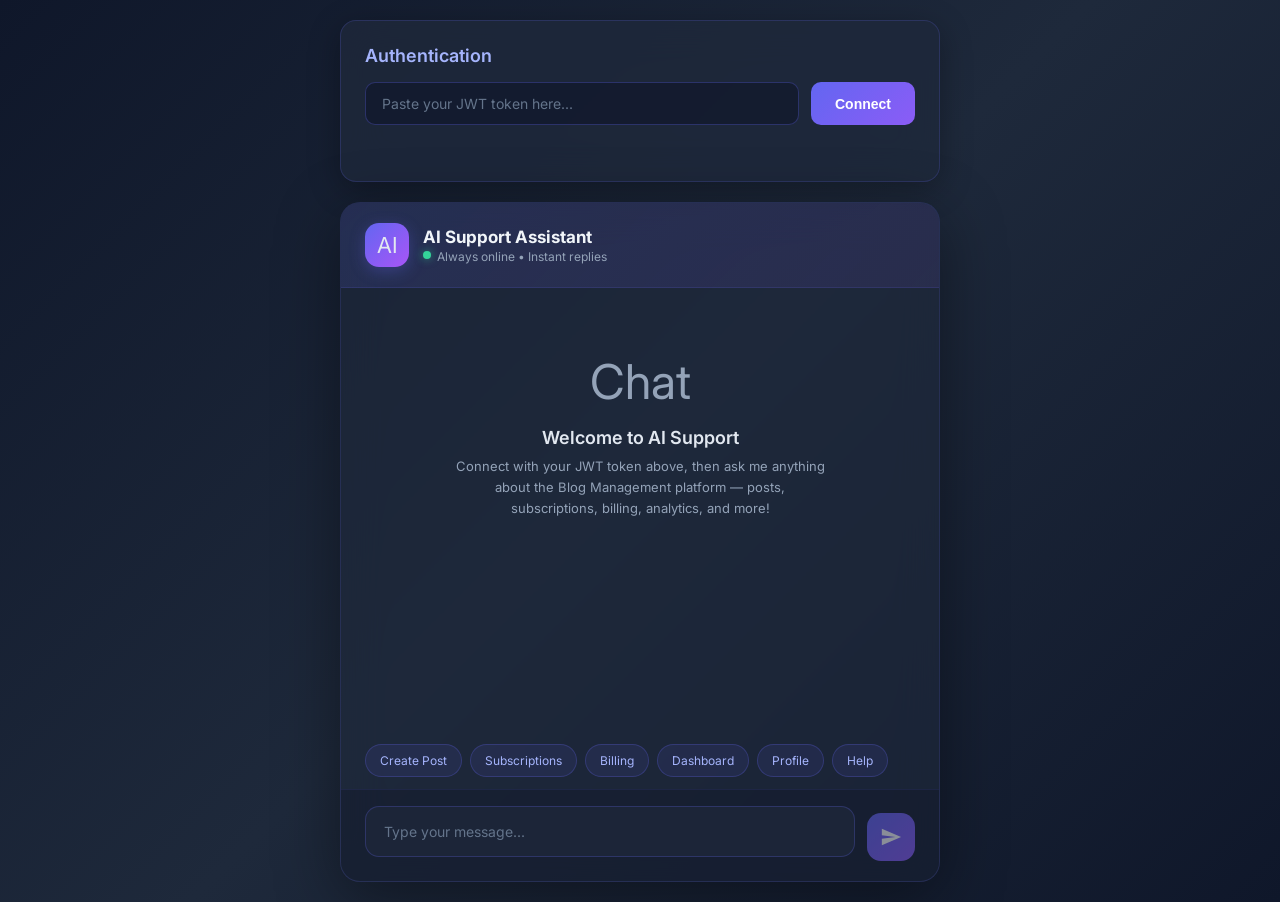
<file: fastapi_app/templates/chat.html>
<!DOCTYPE html>
<html lang="en">
<head>
    <meta charset="UTF-8" />
    <meta name="viewport" content="width=device-width, initial-scale=1.0" />
    <title>AI Support Chat — Blog Management</title>
    <meta name="description" content="AI-powered support assistant for the Blog Management platform. Get instant help with posts, subscriptions, billing, and more." />
    <link rel="preconnect" href="https://fonts.googleapis.com" />
    <link rel="preconnect" href="https://fonts.gstatic.com" crossorigin />
    <link href="https://fonts.googleapis.com/css2?family=Inter:wght@400;500;600;700&display=swap" rel="stylesheet" />
    <style>
        /* ── Reset & Base ─────────────────────────────────────── */
        *, *::before, *::after { margin: 0; padding: 0; box-sizing: border-box; }

        body {
            font-family: 'Inter', 'Segoe UI', Tahoma, Geneva, Verdana, sans-serif;
            background: linear-gradient(135deg, #0f172a 0%, #1e293b 50%, #0f172a 100%);
            min-height: 100vh;
            color: #e2e8f0;
            display: flex;
            flex-direction: column;
            align-items: center;
            padding: 20px;
        }

        /* ── Auth Section ─────────────────────────────────────── */
        .auth-section {
            width: 100%;
            max-width: 600px;
            margin-bottom: 20px;
        }

        .auth-card {
            background: rgba(30, 41, 59, 0.8);
            backdrop-filter: blur(20px);
            border: 1px solid rgba(99, 102, 241, 0.2);
            border-radius: 16px;
            padding: 24px;
            box-shadow: 0 8px 32px rgba(0, 0, 0, 0.3);
        }

        .auth-card h2 {
            font-size: 18px;
            font-weight: 600;
            color: #a5b4fc;
            margin-bottom: 16px;
            display: flex;
            align-items: center;
            gap: 8px;
        }

        .auth-row {
            display: flex;
            gap: 12px;
        }

        .auth-row input {
            flex: 1;
            padding: 12px 16px;
            background: rgba(15, 23, 42, 0.6);
            border: 1px solid rgba(99, 102, 241, 0.3);
            border-radius: 10px;
            color: #e2e8f0;
            font-size: 14px;
            font-family: inherit;
            outline: none;
            transition: border-color 0.3s, box-shadow 0.3s;
        }

        .auth-row input::placeholder { color: #64748b; }

        .auth-row input:focus {
            border-color: #818cf8;
            box-shadow: 0 0 0 3px rgba(129, 140, 248, 0.15);
        }

        .auth-row button {
            padding: 12px 24px;
            background: linear-gradient(135deg, #6366f1, #8b5cf6);
            color: #fff;
            border: none;
            border-radius: 10px;
            font-size: 14px;
            font-weight: 600;
            cursor: pointer;
            transition: transform 0.2s, box-shadow 0.3s;
            white-space: nowrap;
        }

        .auth-row button:hover {
            transform: translateY(-1px);
            box-shadow: 0 4px 20px rgba(99, 102, 241, 0.4);
        }

        .auth-status {
            margin-top: 12px;
            font-size: 13px;
            color: #94a3b8;
            min-height: 20px;
        }

        .auth-status.connected { color: #34d399; }
        .auth-status.error { color: #f87171; }

        /* ── Chat Container ───────────────────────────────────── */
        .chat-container {
            width: 100%;
            max-width: 600px;
            height: calc(100vh - 220px);
            min-height: 400px;
            display: flex;
            flex-direction: column;
            background: rgba(30, 41, 59, 0.6);
            backdrop-filter: blur(20px);
            border: 1px solid rgba(99, 102, 241, 0.15);
            border-radius: 20px;
            box-shadow: 0 16px 64px rgba(0, 0, 0, 0.4);
            overflow: hidden;
        }

        /* ── Chat Header ──────────────────────────────────────── */
        .chat-header {
            display: flex;
            align-items: center;
            gap: 14px;
            padding: 20px 24px;
            background: linear-gradient(135deg, rgba(99, 102, 241, 0.15), rgba(139, 92, 246, 0.1));
            border-bottom: 1px solid rgba(99, 102, 241, 0.15);
        }

        .chat-avatar {
            width: 44px;
            height: 44px;
            border-radius: 14px;
            background: linear-gradient(135deg, #6366f1, #a855f7);
            display: flex;
            align-items: center;
            justify-content: center;
            font-size: 22px;
            box-shadow: 0 4px 16px rgba(99, 102, 241, 0.3);
            flex-shrink: 0;
        }

        .chat-header-info h2 {
            font-size: 17px;
            font-weight: 700;
            color: #f1f5f9;
        }

        .chat-header-info p {
            font-size: 12px;
            color: #94a3b8;
            margin-top: 2px;
        }

        .chat-header-status {
            display: flex;
            align-items: center;
            gap: 6px;
        }

        .status-dot {
            width: 8px;
            height: 8px;
            border-radius: 50%;
            background: #34d399;
            box-shadow: 0 0 8px rgba(52, 211, 153, 0.6);
            animation: pulse 2s infinite;
        }

        @keyframes pulse {
            0%, 100% { opacity: 1; }
            50% { opacity: 0.5; }
        }

        /* ── Messages Area ────────────────────────────────────── */
        .chat-messages {
            flex: 1;
            overflow-y: auto;
            padding: 24px;
            display: flex;
            flex-direction: column;
            gap: 16px;
            scroll-behavior: smooth;
        }

        .chat-messages::-webkit-scrollbar { width: 6px; }
        .chat-messages::-webkit-scrollbar-track { background: transparent; }
        .chat-messages::-webkit-scrollbar-thumb {
            background: rgba(99, 102, 241, 0.3);
            border-radius: 3px;
        }

        /* ── Message Bubbles ──────────────────────────────────── */
        .message {
            max-width: 85%;
            animation: messageIn 0.35s cubic-bezier(0.34, 1.56, 0.64, 1);
        }

        @keyframes messageIn {
            from {
                opacity: 0;
                transform: translateY(12px) scale(0.95);
            }
            to {
                opacity: 1;
                transform: translateY(0) scale(1);
            }
        }

        .message.user {
            align-self: flex-end;
        }

        .message.ai {
            align-self: flex-start;
        }

        .message-bubble {
            padding: 14px 18px;
            border-radius: 18px;
            font-size: 14px;
            line-height: 1.6;
            word-wrap: break-word;
            white-space: pre-wrap;
        }

        .message.user .message-bubble {
            background: linear-gradient(135deg, #6366f1, #8b5cf6);
            color: #fff;
            border-bottom-right-radius: 6px;
            box-shadow: 0 4px 16px rgba(99, 102, 241, 0.25);
        }

        .message.ai .message-bubble {
            background: rgba(51, 65, 85, 0.8);
            color: #e2e8f0;
            border: 1px solid rgba(99, 102, 241, 0.1);
            border-bottom-left-radius: 6px;
        }

        .message-time {
            font-size: 11px;
            color: #64748b;
            margin-top: 6px;
            padding: 0 4px;
        }

        .message.user .message-time { text-align: right; }
        .message.ai .message-time { text-align: left; }

        /* Bold text in AI responses */
        .message-bubble b, .message-bubble strong {
            color: #a5b4fc;
            font-weight: 600;
        }

        /* ── Typing Indicator ─────────────────────────────────── */
        .typing-indicator {
            display: none;
            align-self: flex-start;
            padding: 14px 20px;
            background: rgba(51, 65, 85, 0.8);
            border: 1px solid rgba(99, 102, 241, 0.1);
            border-radius: 18px;
            border-bottom-left-radius: 6px;
        }

        .typing-indicator.visible { display: flex; }

        .typing-dots {
            display: flex;
            gap: 5px;
            align-items: center;
        }

        .typing-dots span {
            width: 8px;
            height: 8px;
            border-radius: 50%;
            background: #818cf8;
            animation: typingBounce 1.4s infinite;
        }

        .typing-dots span:nth-child(2) { animation-delay: 0.2s; }
        .typing-dots span:nth-child(3) { animation-delay: 0.4s; }

        @keyframes typingBounce {
            0%, 60%, 100% {
                transform: translateY(0);
                opacity: 0.4;
            }
            30% {
                transform: translateY(-8px);
                opacity: 1;
            }
        }

        /* ── Quick Actions ────────────────────────────────────── */
        .quick-actions {
            padding: 0 24px 12px;
            display: flex;
            flex-wrap: wrap;
            gap: 8px;
        }

        .quick-btn {
            padding: 8px 14px;
            background: rgba(99, 102, 241, 0.1);
            border: 1px solid rgba(99, 102, 241, 0.25);
            border-radius: 20px;
            color: #a5b4fc;
            font-size: 12px;
            font-family: inherit;
            cursor: pointer;
            transition: all 0.2s;
            white-space: nowrap;
        }

        .quick-btn:hover {
            background: rgba(99, 102, 241, 0.2);
            border-color: rgba(99, 102, 241, 0.5);
            color: #c7d2fe;
            transform: translateY(-1px);
        }

        /* ── Input Area ───────────────────────────────────────── */
        .chat-input-area {
            display: flex;
            align-items: flex-end;
            gap: 12px;
            padding: 16px 24px 20px;
            background: rgba(15, 23, 42, 0.4);
            border-top: 1px solid rgba(99, 102, 241, 0.1);
        }

        .chat-input-wrapper {
            flex: 1;
            position: relative;
        }

        #chatInput {
            width: 100%;
            padding: 14px 18px;
            background: rgba(30, 41, 59, 0.8);
            border: 1px solid rgba(99, 102, 241, 0.25);
            border-radius: 14px;
            color: #e2e8f0;
            font-size: 14px;
            font-family: inherit;
            outline: none;
            resize: none;
            max-height: 120px;
            min-height: 48px;
            line-height: 1.5;
            transition: border-color 0.3s, box-shadow 0.3s;
        }

        #chatInput::placeholder { color: #64748b; }

        #chatInput:focus {
            border-color: #818cf8;
            box-shadow: 0 0 0 3px rgba(129, 140, 248, 0.12);
        }

        #sendBtn {
            width: 48px;
            height: 48px;
            border-radius: 14px;
            border: none;
            background: linear-gradient(135deg, #6366f1, #8b5cf6);
            color: #fff;
            font-size: 20px;
            cursor: pointer;
            display: flex;
            align-items: center;
            justify-content: center;
            transition: transform 0.2s, box-shadow 0.3s, opacity 0.2s;
            flex-shrink: 0;
        }

        #sendBtn:hover {
            transform: translateY(-2px);
            box-shadow: 0 6px 24px rgba(99, 102, 241, 0.4);
        }

        #sendBtn:disabled {
            opacity: 0.5;
            cursor: not-allowed;
            transform: none;
            box-shadow: none;
        }

        #sendBtn svg {
            width: 22px;
            height: 22px;
            fill: currentColor;
        }

        /* ── Welcome Message ──────────────────────────────────── */
        .welcome-message {
            text-align: center;
            padding: 40px 20px;
            color: #94a3b8;
        }

        .welcome-icon {
            font-size: 48px;
            margin-bottom: 16px;
            display: block;
        }

        .welcome-message h3 {
            font-size: 18px;
            font-weight: 600;
            color: #e2e8f0;
            margin-bottom: 8px;
        }

        .welcome-message p {
            font-size: 13px;
            line-height: 1.6;
            max-width: 380px;
            margin: 0 auto;
        }

        /* ── Responsive ───────────────────────────────────────── */
        @media (max-width: 640px) {
            body { padding: 10px; }

            .chat-container {
                height: calc(100vh - 180px);
                border-radius: 16px;
            }

            .auth-card { padding: 16px; }

            .auth-row {
                flex-direction: column;
            }

            .chat-messages { padding: 16px; }

            .message { max-width: 90%; }

            .quick-actions {
                padding: 0 16px 8px;
                overflow-x: auto;
                flex-wrap: nowrap;
            }

            .chat-input-area {
                padding: 12px 16px 16px;
            }
        }

        /* ── Floating Chat Button (for embedding) ─────────────── */
        .chat-fab {
            display: none; /* shown only in embed mode */
            position: fixed;
            bottom: 28px;
            right: 28px;
            width: 60px;
            height: 60px;
            border-radius: 50%;
            background: linear-gradient(135deg, #6366f1, #a855f7);
            border: none;
            color: #fff;
            font-size: 28px;
            cursor: pointer;
            box-shadow: 0 8px 32px rgba(99, 102, 241, 0.4);
            z-index: 9999;
            transition: transform 0.3s, box-shadow 0.3s;
            display: flex;
            align-items: center;
            justify-content: center;
        }

        .chat-fab:hover {
            transform: scale(1.1);
            box-shadow: 0 12px 40px rgba(99, 102, 241, 0.5);
        }
    </style>
</head>
<body>

<!-- Auth Section -->
<div class="auth-section">
    <div class="auth-card">
        <h2>Authentication</h2>
        <div class="auth-row">
            <input type="text" id="tokenInput" placeholder="Paste your JWT token here..." />
            <button onclick="connectChat()" id="connectBtn">Connect</button>
        </div>
        <div class="auth-status" id="authStatus"></div>
    </div>
</div>

<!-- Chat Container -->
<div class="chat-container" id="chatContainer">
    <!-- Header -->
    <div class="chat-header">
        <div class="chat-avatar">AI</div>
        <div class="chat-header-info">
            <h2>AI Support Assistant</h2>
            <div class="chat-header-status">
                <span class="status-dot"></span>
                <p>Always online • Instant replies</p>
            </div>
        </div>
    </div>

    <!-- Messages -->
    <div class="chat-messages" id="chatMessages">
        <div class="welcome-message" id="welcomeMsg">
            <span class="welcome-icon">Chat</span>
            <h3>Welcome to AI Support</h3>
            <p>Connect with your JWT token above, then ask me anything about the Blog Management platform — posts, subscriptions, billing, analytics, and more!</p>
        </div>
    </div>

    <!-- Typing Indicator -->
    <div class="typing-indicator" id="typingIndicator">
        <div class="typing-dots">
            <span></span>
            <span></span>
            <span></span>
        </div>
    </div>

    <!-- Quick Action Buttons -->
    <div class="quick-actions" id="quickActions">
        <button class="quick-btn" onclick="sendQuickMessage('How do I create a post?')">Create Post</button>
        <button class="quick-btn" onclick="sendQuickMessage('How do subscriptions work?')">Subscriptions</button>
        <button class="quick-btn" onclick="sendQuickMessage('Tell me about billing')">Billing</button>
        <button class="quick-btn" onclick="sendQuickMessage('How do I use the dashboard?')">Dashboard</button>
        <button class="quick-btn" onclick="sendQuickMessage('How do I manage my profile?')">Profile</button>
        <button class="quick-btn" onclick="sendQuickMessage('Help')">Help</button>
    </div>

    <!-- Input Area -->
    <div class="chat-input-area">
        <div class="chat-input-wrapper">
            <textarea
                id="chatInput"
                placeholder="Type your message..."
                rows="1"
                disabled
            ></textarea>
        </div>
        <button id="sendBtn" onclick="sendMessage()" disabled title="Send message">
            <svg viewBox="0 0 24 24" xmlns="http://www.w3.org/2000/svg">
                <path d="M2.01 21L23 12 2.01 3 2 10l15 2-15 2z"/>
            </svg>
        </button>
    </div>
</div>

<script>
    // ── State ─────────────────────────────────────────────────
    let jwtToken = '';
    let isConnected = false;
    let isSending = false;

    const messagesEl = document.getElementById('chatMessages');
    const inputEl = document.getElementById('chatInput');
    const sendBtn = document.getElementById('sendBtn');
    const typingIndicator = document.getElementById('typingIndicator');
    const welcomeMsg = document.getElementById('welcomeMsg');
    const authStatus = document.getElementById('authStatus');
    const quickActions = document.getElementById('quickActions');

    // ── Auto-resize textarea ─────────────────────────────────
    inputEl.addEventListener('input', function () {
        this.style.height = 'auto';
        this.style.height = Math.min(this.scrollHeight, 120) + 'px';
    });

    // ── Send on Enter (Shift+Enter for newline) ──────────────
    inputEl.addEventListener('keydown', function (e) {
        if (e.key === 'Enter' && !e.shiftKey) {
            e.preventDefault();
            sendMessage();
        }
    });

    // ── Connect with JWT ─────────────────────────────────────
    async function connectChat() {
        const token = document.getElementById('tokenInput').value.trim();
        if (!token) {
            setAuthStatus('Please enter your JWT token.', 'error');
            return;
        }

        setAuthStatus('Connecting...', '');

        try {
            // Validate the token by loading chat history
            const res = await fetch('/api/ai-support/history?limit=50', {
                headers: { 'Authorization': 'Bearer ' + token }
            });

            if (!res.ok) {
                const err = await res.json().catch(() => ({}));
                setAuthStatus(err.detail || 'Authentication failed (HTTP ' + res.status + ')', 'error');
                return;
            }

            jwtToken = token;
            isConnected = true;

            // Enable input
            inputEl.disabled = false;
            sendBtn.disabled = false;
            inputEl.focus();

            setAuthStatus('✓ Connected successfully', 'connected');

            // Load existing chat history
            const data = await res.json();
            if (data.messages && data.messages.length > 0) {
                welcomeMsg.style.display = 'none';
                data.messages.forEach(msg => {
                    appendMessage(msg.question, 'user', new Date(msg.created_at), false);
                    appendMessage(msg.ai_response, 'ai', new Date(msg.created_at), false);
                });
                scrollToBottom();
            }

        } catch (e) {
            setAuthStatus('Connection error: ' + e.message, 'error');
        }
    }

    function setAuthStatus(text, type) {
        authStatus.textContent = text;
        authStatus.className = 'auth-status' + (type ? ' ' + type : '');
    }

    // ── Send Message ─────────────────────────────────────────
    async function sendMessage() {
        if (!isConnected || isSending) return;

        const message = inputEl.value.trim();
        if (!message) return;

        // Clear input
        inputEl.value = '';
        inputEl.style.height = 'auto';

        // Hide welcome message
        welcomeMsg.style.display = 'none';

        // Add user message
        appendMessage(message, 'user');

        // Show typing indicator
        isSending = true;
        sendBtn.disabled = true;
        showTypingIndicator();

        try {
            const res = await fetch('/api/ai-support/', {
                method: 'POST',
                headers: {
                    'Content-Type': 'application/json',
                    'Authorization': 'Bearer ' + jwtToken,
                },
                body: JSON.stringify({ message: message }),
            });

            hideTypingIndicator();

            if (!res.ok) {
                const err = await res.json().catch(() => ({}));
                appendMessage('Sorry, something went wrong: ' + (err.detail || 'Unknown error'), 'ai');
            } else {
                const data = await res.json();
                appendMessage(data.ai_response, 'ai');
            }

        } catch (e) {
            hideTypingIndicator();
            appendMessage('Network error: ' + e.message + '. Please try again.', 'ai');
        } finally {
            isSending = false;
            sendBtn.disabled = false;
            inputEl.focus();
        }
    }

    // ── Quick Messages ───────────────────────────────────────
    function sendQuickMessage(text) {
        if (!isConnected) {
            setAuthStatus('Please connect with your JWT token first.', 'error');
            return;
        }
        inputEl.value = text;
        sendMessage();
    }

    // ── Append Message to Chat ───────────────────────────────
    function appendMessage(text, type, timestamp, animate = true) {
        const msgDiv = document.createElement('div');
        msgDiv.className = 'message ' + type;
        if (!animate) msgDiv.style.animation = 'none';

        const time = timestamp || new Date();
        const timeStr = time.toLocaleTimeString([], { hour: '2-digit', minute: '2-digit' });

        // Format text: convert **bold** markers for AI responses
        let formattedText = escapeHtml(text);
        if (type === 'ai') {
            formattedText = formattedText.replace(/\*\*(.*?)\*\*/g, '<b>$1</b>');
        }

        msgDiv.innerHTML = `
            <div class="message-bubble">${formattedText}</div>
            <div class="message-time">${timeStr}</div>
        `;

        messagesEl.appendChild(msgDiv);
        scrollToBottom();
    }

    // ── Helpers ───────────────────────────────────────────────
    function escapeHtml(text) {
        const div = document.createElement('div');
        div.textContent = text;
        return div.innerHTML;
    }

    function scrollToBottom() {
        requestAnimationFrame(() => {
            messagesEl.scrollTop = messagesEl.scrollHeight;
        });
    }

    function showTypingIndicator() {
        typingIndicator.classList.add('visible');
        scrollToBottom();
    }

    function hideTypingIndicator() {
        typingIndicator.classList.remove('visible');
    }

    // ── Allow Enter on token input ───────────────────────────
    document.getElementById('tokenInput').addEventListener('keydown', function (e) {
        if (e.key === 'Enter') {
            e.preventDefault();
            connectChat();
        }
    });
</script>

</body>
</html>
</file>
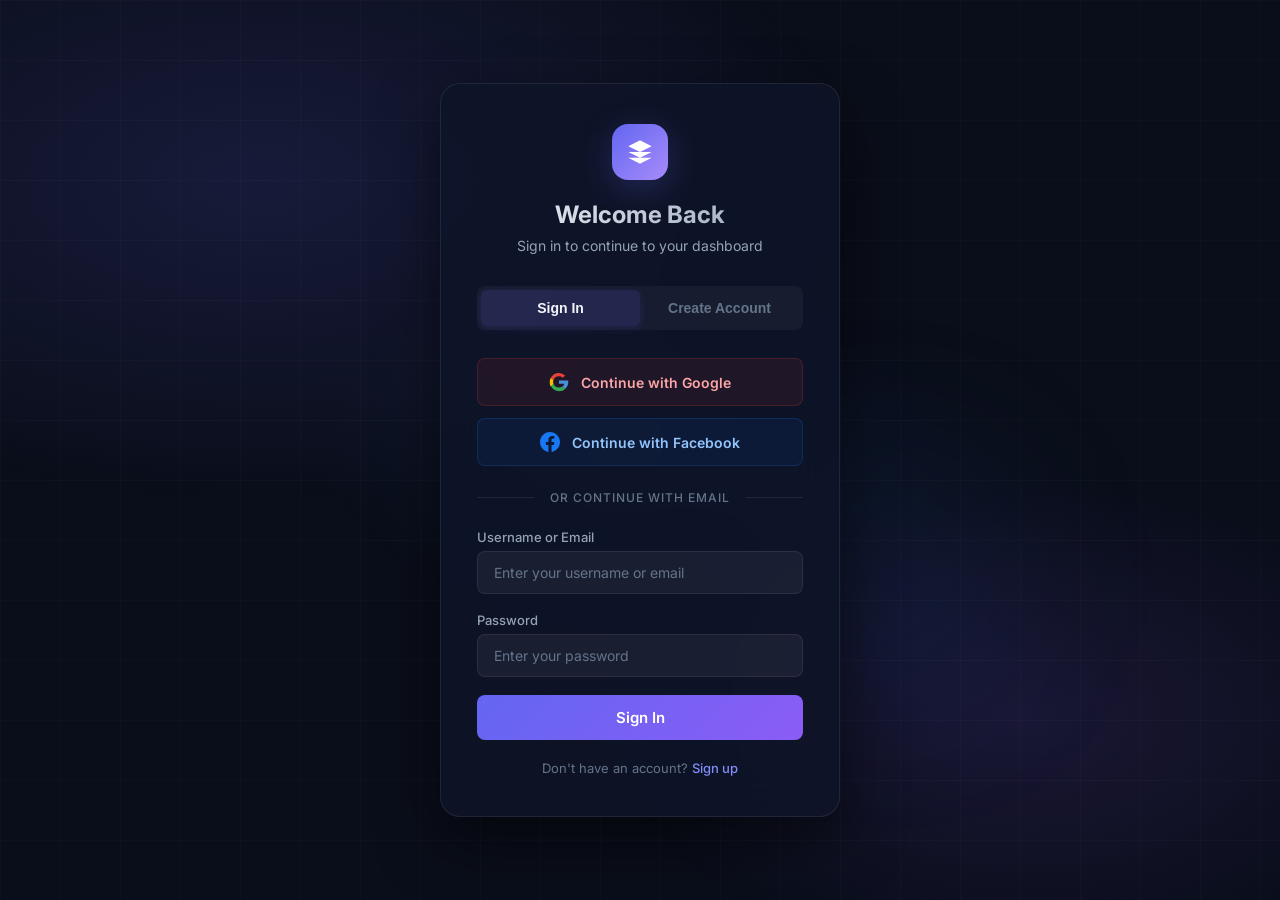
<file: fastapi_app/templates/login.html>
<!DOCTYPE html>
<html lang="en">
<head>
    <meta charset="UTF-8" />
    <meta name="viewport" content="width=device-width, initial-scale=1.0" />
    <title>Login — Blog Management Platform</title>
    <meta name="description" content="Sign in or create an account to access the Blog Management Platform. Use your email or continue with Google or Facebook." />
    <link href="https://fonts.googleapis.com/css2?family=Inter:wght@300;400;500;600;700;800&display=swap" rel="stylesheet" />
    <style>
        /* ── Reset & Base ────────────────────────────────────────────────── */
        *, *::before, *::after { box-sizing: border-box; margin: 0; padding: 0; }

        :root {
            --bg-primary: #0a0e1a;
            --bg-card: rgba(15, 20, 40, 0.85);
            --bg-input: rgba(255,255,255,0.05);
            --border: rgba(255,255,255,0.08);
            --border-focus: rgba(99, 102, 241, 0.6);
            --text-primary: #f1f5f9;
            --text-secondary: #94a3b8;
            --text-muted: #64748b;
            --accent: #6366f1;
            --accent-hover: #818cf8;
            --accent-glow: rgba(99,102,241,0.25);
            --google-red: #ea4335;
            --google-hover: #d33426;
            --facebook-blue: #1877f2;
            --facebook-hover: #1565c0;
            --success: #22c55e;
            --error: #ef4444;
            --radius: 12px;
            --radius-sm: 8px;
            --shadow: 0 25px 60px rgba(0,0,0,0.5);
            --transition: all 0.3s cubic-bezier(0.4,0,0.2,1);
        }

        body {
            font-family: 'Inter', -apple-system, BlinkMacSystemFont, sans-serif;
            background: var(--bg-primary);
            color: var(--text-primary);
            min-height: 100vh;
            display: flex;
            align-items: center;
            justify-content: center;
            overflow: hidden;
            position: relative;
        }

        /* ── Animated background ─────────────────────────────────────── */
        .bg-gradient {
            position: fixed; inset: 0; z-index: 0;
            background:
                radial-gradient(ellipse 80% 60% at 20% 20%, rgba(99,102,241,0.15) 0%, transparent 60%),
                radial-gradient(ellipse 60% 50% at 80% 80%, rgba(139,92,246,0.12) 0%, transparent 55%),
                radial-gradient(ellipse 50% 40% at 50% 50%, rgba(59,130,246,0.08) 0%, transparent 50%);
        }

        .bg-grid {
            position: fixed; inset: 0; z-index: 0;
            background-image:
                linear-gradient(rgba(255,255,255,0.02) 1px, transparent 1px),
                linear-gradient(90deg, rgba(255,255,255,0.02) 1px, transparent 1px);
            background-size: 60px 60px;
        }

        .floating-orb {
            position: fixed;
            border-radius: 50%;
            filter: blur(80px);
            z-index: 0;
            animation: float 12s ease-in-out infinite;
        }

        .floating-orb:nth-child(1) {
            width: 400px; height: 400px;
            background: rgba(99,102,241,0.12);
            top: -100px; left: -100px;
            animation-delay: 0s;
        }

        .floating-orb:nth-child(2) {
            width: 350px; height: 350px;
            background: rgba(139,92,246,0.10);
            bottom: -80px; right: -80px;
            animation-delay: -4s;
        }

        .floating-orb:nth-child(3) {
            width: 250px; height: 250px;
            background: rgba(59,130,246,0.08);
            top: 50%; left: 60%;
            animation-delay: -8s;
        }

        @keyframes float {
            0%, 100% { transform: translateY(0) scale(1); }
            50% { transform: translateY(-30px) scale(1.05); }
        }

        /* ── Card ────────────────────────────────────────────────────── */
        .auth-container {
            position: relative; z-index: 1;
            width: 100%; max-width: 440px;
            padding: 20px;
        }

        .auth-card {
            background: var(--bg-card);
            border: 1px solid var(--border);
            border-radius: 20px;
            padding: 40px 36px;
            box-shadow: var(--shadow);
            backdrop-filter: blur(24px);
            -webkit-backdrop-filter: blur(24px);
            animation: slideUp 0.6s cubic-bezier(0.16,1,0.3,1);
        }

        @keyframes slideUp {
            from { opacity: 0; transform: translateY(30px) scale(0.97); }
            to   { opacity: 1; transform: translateY(0) scale(1); }
        }

        /* ── Logo / Header ───────────────────────────────────────────── */
        .auth-header {
            text-align: center;
            margin-bottom: 32px;
        }

        .auth-logo {
            width: 56px; height: 56px;
            background: linear-gradient(135deg, var(--accent), #a78bfa);
            border-radius: 16px;
            display: inline-flex;
            align-items: center; justify-content: center;
            margin-bottom: 20px;
            box-shadow: 0 8px 32px var(--accent-glow);
        }

        .auth-logo svg {
            width: 28px; height: 28px; fill: white;
        }

        .auth-header h1 {
            font-size: 24px; font-weight: 700;
            margin-bottom: 8px;
            background: linear-gradient(135deg, #f1f5f9, #94a3b8);
            -webkit-background-clip: text;
            -webkit-text-fill-color: transparent;
        }

        .auth-header p {
            font-size: 14px; color: var(--text-secondary);
        }

        /* ── Tabs ────────────────────────────────────────────────────── */
        .auth-tabs {
            display: flex;
            background: rgba(255,255,255,0.04);
            border-radius: var(--radius-sm);
            padding: 4px;
            margin-bottom: 28px;
            position: relative;
        }

        .auth-tab {
            flex: 1;
            padding: 10px 0;
            font-size: 14px; font-weight: 600;
            color: var(--text-muted);
            background: none; border: none;
            cursor: pointer;
            border-radius: 6px;
            transition: var(--transition);
            position: relative; z-index: 1;
        }

        .auth-tab.active {
            color: var(--text-primary);
            background: rgba(99,102,241,0.15);
            box-shadow: 0 2px 8px rgba(99,102,241,0.15);
        }

        .auth-tab:hover:not(.active) {
            color: var(--text-secondary);
        }

        /* ── Social Buttons ──────────────────────────────────────────── */
        .social-buttons {
            display: flex; flex-direction: column; gap: 12px;
            margin-bottom: 24px;
        }

        .social-btn {
            display: flex; align-items: center; justify-content: center; gap: 12px;
            width: 100%; padding: 13px 20px;
            font-family: 'Inter', sans-serif;
            font-size: 14px; font-weight: 600;
            border: 1px solid var(--border);
            border-radius: var(--radius-sm);
            cursor: pointer;
            transition: var(--transition);
            text-decoration: none;
        }

        .social-btn svg {
            width: 20px; height: 20px; flex-shrink: 0;
        }

        .social-btn.google {
            background: rgba(234,67,53,0.08);
            color: #fca5a5;
            border-color: rgba(234,67,53,0.2);
        }

        .social-btn.google:hover {
            background: rgba(234,67,53,0.18);
            border-color: rgba(234,67,53,0.4);
            transform: translateY(-2px);
            box-shadow: 0 8px 24px rgba(234,67,53,0.15);
        }

        .social-btn.facebook {
            background: rgba(24,119,242,0.08);
            color: #93c5fd;
            border-color: rgba(24,119,242,0.2);
        }

        .social-btn.facebook:hover {
            background: rgba(24,119,242,0.18);
            border-color: rgba(24,119,242,0.4);
            transform: translateY(-2px);
            box-shadow: 0 8px 24px rgba(24,119,242,0.15);
        }

        /* ── Divider ─────────────────────────────────────────────────── */
        .divider {
            display: flex; align-items: center; gap: 16px;
            margin-bottom: 24px;
        }

        .divider::before, .divider::after {
            content: '';
            flex: 1; height: 1px;
            background: var(--border);
        }

        .divider span {
            font-size: 12px; font-weight: 500;
            color: var(--text-muted);
            text-transform: uppercase;
            letter-spacing: 1px;
        }

        /* ── Form ────────────────────────────────────────────────────── */
        .auth-form {
            display: flex; flex-direction: column; gap: 18px;
        }

        .form-group {
            display: flex; flex-direction: column; gap: 6px;
        }

        .form-group label {
            font-size: 13px; font-weight: 500;
            color: var(--text-secondary);
        }

        .form-group input {
            width: 100%; padding: 12px 16px;
            font-family: 'Inter', sans-serif;
            font-size: 14px;
            color: var(--text-primary);
            background: var(--bg-input);
            border: 1px solid var(--border);
            border-radius: var(--radius-sm);
            outline: none;
            transition: var(--transition);
        }

        .form-group input::placeholder {
            color: var(--text-muted);
        }

        .form-group input:focus {
            border-color: var(--border-focus);
            box-shadow: 0 0 0 3px var(--accent-glow);
            background: rgba(255,255,255,0.07);
        }

        .submit-btn {
            width: 100%; padding: 13px 20px;
            font-family: 'Inter', sans-serif;
            font-size: 15px; font-weight: 600;
            color: white;
            background: linear-gradient(135deg, var(--accent), #8b5cf6);
            border: none; border-radius: var(--radius-sm);
            cursor: pointer;
            transition: var(--transition);
            position: relative;
            overflow: hidden;
        }

        .submit-btn::before {
            content: '';
            position: absolute; inset: 0;
            background: linear-gradient(135deg, rgba(255,255,255,0.15), transparent);
            opacity: 0;
            transition: opacity 0.3s;
        }

        .submit-btn:hover {
            transform: translateY(-2px);
            box-shadow: 0 8px 32px var(--accent-glow);
        }

        .submit-btn:hover::before { opacity: 1; }

        .submit-btn:active {
            transform: translateY(0);
        }

        .submit-btn:disabled {
            opacity: 0.6; cursor: not-allowed;
            transform: none; box-shadow: none;
        }

        /* ── Spinner in button ───────────────────────────────────────── */
        .spinner {
            display: inline-block; width: 18px; height: 18px;
            border: 2px solid rgba(255,255,255,0.3);
            border-top-color: white;
            border-radius: 50%;
            animation: spin 0.6s linear infinite;
            vertical-align: middle;
            margin-right: 8px;
        }

        @keyframes spin { to { transform: rotate(360deg); } }

        /* ── Toast / Alert ───────────────────────────────────────────── */
        .toast {
            position: fixed;
            top: 24px; right: 24px;
            max-width: 380px;
            padding: 14px 20px;
            border-radius: var(--radius-sm);
            font-size: 13px; font-weight: 500;
            display: flex; align-items: center; gap: 10px;
            z-index: 999;
            animation: toastIn 0.4s cubic-bezier(0.16,1,0.3,1);
            box-shadow: 0 12px 40px rgba(0,0,0,0.4);
            backdrop-filter: blur(12px);
        }

        .toast.success {
            background: rgba(34,197,94,0.15);
            border: 1px solid rgba(34,197,94,0.3);
            color: #86efac;
        }

        .toast.error {
            background: rgba(239,68,68,0.15);
            border: 1px solid rgba(239,68,68,0.3);
            color: #fca5a5;
        }

        .toast.info {
            background: rgba(59,130,246,0.15);
            border: 1px solid rgba(59,130,246,0.3);
            color: #93c5fd;
        }

        @keyframes toastIn {
            from { opacity: 0; transform: translateX(40px); }
            to   { opacity: 1; transform: translateX(0); }
        }

        .toast-close {
            background: none; border: none;
            color: inherit; cursor: pointer;
            margin-left: auto; font-size: 16px;
            opacity: 0.6; transition: opacity 0.2s;
        }

        .toast-close:hover { opacity: 1; }

        /* ── Footer ──────────────────────────────────────────────────── */
        .auth-footer {
            text-align: center;
            margin-top: 20px;
            font-size: 13px;
            color: var(--text-muted);
        }

        .auth-footer a {
            color: var(--accent-hover);
            text-decoration: none;
            font-weight: 500;
            transition: color 0.2s;
        }

        .auth-footer a:hover { color: #c4b5fd; }

        /* ── Responsive ──────────────────────────────────────────────── */
        @media (max-width: 480px) {
            .auth-card { padding: 28px 20px; border-radius: 16px; }
            .auth-header h1 { font-size: 20px; }
        }

        /* ── Password strength ───────────────────────────────────────── */
        .password-strength {
            height: 4px;
            background: rgba(255,255,255,0.06);
            border-radius: 2px;
            overflow: hidden;
            margin-top: 6px;
        }

        .password-strength-bar {
            height: 100%;
            width: 0%;
            border-radius: 2px;
            transition: width 0.3s, background 0.3s;
        }

        .password-strength-text {
            font-size: 11px;
            font-weight: 500;
            margin-top: 4px;
            color: var(--text-muted);
        }
    </style>
</head>
<body>
    <!-- Background Effects -->
    <div class="bg-gradient"></div>
    <div class="bg-grid"></div>
    <div class="floating-orb"></div>
    <div class="floating-orb"></div>
    <div class="floating-orb"></div>

    <div class="auth-container">
        <div class="auth-card">
            <!-- Header -->
            <div class="auth-header">
                <div class="auth-logo">
                    <svg viewBox="0 0 24 24"><path d="M12 2L2 7l10 5 10-5-10-5zM2 17l10 5 10-5M2 12l10 5 10-5"/></svg>
                </div>
                <h1 id="auth-title">Welcome Back</h1>
                <p id="auth-subtitle">Sign in to continue to your dashboard</p>
            </div>

            <!-- Tabs -->
            <div class="auth-tabs">
                <button class="auth-tab active" id="tab-login" onclick="switchTab('login')">Sign In</button>
                <button class="auth-tab" id="tab-signup" onclick="switchTab('signup')">Create Account</button>
            </div>

            <!-- Social Login Buttons -->
            <div class="social-buttons">
                <a href="/auth/login/google" class="social-btn google" id="btn-google">
                    <svg viewBox="0 0 24 24">
                        <path fill="#ea4335" d="M5.27 9.76A7.08 7.08 0 0 1 12 5.05c1.76 0 3.34.61 4.59 1.8L19.3 4.14A11.26 11.26 0 0 0 12 1.05a11.17 11.17 0 0 0-9.98 6.14l3.25 2.57z"/>
                        <path fill="#34a853" d="M12 23.05c3.03 0 5.57-1 7.42-2.73l-3.43-2.82c-1.04.7-2.42 1.16-3.99 1.16a7.07 7.07 0 0 1-6.7-4.87l-3.24 2.53A11.17 11.17 0 0 0 12 23.05z"/>
                        <path fill="#4a90d9" d="M23.15 12.27c0-.85-.07-1.47-.22-2.12H12v3.89h6.26c-.13.97-.81 2.44-2.32 3.43l3.43 2.82c2.14-1.98 3.78-4.89 3.78-8.02z"/>
                        <path fill="#fbbc05" d="M5.3 14.14c-.25-.73-.38-1.51-.38-2.32s.13-1.59.37-2.32L2.05 7.05A11.19 11.19 0 0 0 .83 12.27c0 1.82.45 3.54 1.22 5.05l3.25-3.18z"/>
                    </svg>
                    Continue with Google
                </a>
                <a href="/auth/login/facebook" class="social-btn facebook" id="btn-facebook">
                    <svg viewBox="0 0 24 24">
                        <path fill="#1877f2" d="M24 12.07C24 5.41 18.63 0 12 0S0 5.41 0 12.07C0 18.1 4.39 23.1 10.13 24v-8.44H7.08v-3.49h3.04V9.41c0-3.02 1.8-4.7 4.54-4.7 1.31 0 2.68.24 2.68.24v2.97h-1.51c-1.49 0-1.95.93-1.95 1.89v2.26h3.32l-.53 3.5h-2.8V24C19.61 23.1 24 18.1 24 12.07"/>
                    </svg>
                    Continue with Facebook
                </a>
            </div>

            <div class="divider"><span>or continue with email</span></div>

            <!-- Login Form -->
            <form class="auth-form" id="form-login" onsubmit="handleLogin(event)">
                <div class="form-group">
                    <label for="login-username">Username or Email</label>
                    <input type="text" id="login-username" name="username" placeholder="Enter your username or email" required autocomplete="username" />
                </div>
                <div class="form-group">
                    <label for="login-password">Password</label>
                    <input type="password" id="login-password" name="password" placeholder="Enter your password" required autocomplete="current-password" />
                </div>
                <button type="submit" class="submit-btn" id="login-submit">Sign In</button>
            </form>

            <!-- Signup Form -->
            <form class="auth-form" id="form-signup" style="display:none" onsubmit="handleSignup(event)">
                <div class="form-group">
                    <label for="signup-username">Username</label>
                    <input type="text" id="signup-username" name="username" placeholder="Choose a username" required autocomplete="username" minlength="3" />
                </div>
                <div class="form-group">
                    <label for="signup-email">Email Address</label>
                    <input type="email" id="signup-email" name="email" placeholder="you@example.com" required autocomplete="email" />
                </div>
                <div class="form-group">
                    <label for="signup-password">Password</label>
                    <input type="password" id="signup-password" name="password" placeholder="Create a strong password" required autocomplete="new-password" minlength="6" oninput="checkPasswordStrength(this.value)" />
                    <div class="password-strength"><div class="password-strength-bar" id="pw-bar"></div></div>
                    <div class="password-strength-text" id="pw-text"></div>
                </div>
                <button type="submit" class="submit-btn" id="signup-submit">Create Account</button>
            </form>

            <div class="auth-footer" id="auth-footer">
                Don't have an account? <a href="#" onclick="switchTab('signup'); return false;">Sign up</a>
            </div>
        </div>
    </div>

    <script>
        // ── Tab switching ────────────────────────────────────────────────
        function switchTab(tab) {
            const loginForm = document.getElementById('form-login');
            const signupForm = document.getElementById('form-signup');
            const tabLogin = document.getElementById('tab-login');
            const tabSignup = document.getElementById('tab-signup');
            const title = document.getElementById('auth-title');
            const subtitle = document.getElementById('auth-subtitle');
            const footer = document.getElementById('auth-footer');

            if (tab === 'login') {
                loginForm.style.display = 'flex';
                signupForm.style.display = 'none';
                tabLogin.classList.add('active');
                tabSignup.classList.remove('active');
                title.textContent = 'Welcome Back';
                subtitle.textContent = 'Sign in to continue to your dashboard';
                footer.innerHTML = 'Don\'t have an account? <a href="#" onclick="switchTab(\'signup\'); return false;">Sign up</a>';
            } else {
                loginForm.style.display = 'none';
                signupForm.style.display = 'flex';
                tabLogin.classList.remove('active');
                tabSignup.classList.add('active');
                title.textContent = 'Create Account';
                subtitle.textContent = 'Start your blogging journey today';
                footer.innerHTML = 'Already have an account? <a href="#" onclick="switchTab(\'login\'); return false;">Sign in</a>';
            }
        }

        // ── Password strength meter ──────────────────────────────────────
        function checkPasswordStrength(pw) {
            const bar = document.getElementById('pw-bar');
            const text = document.getElementById('pw-text');
            let score = 0;
            if (pw.length >= 6) score++;
            if (pw.length >= 10) score++;
            if (/[A-Z]/.test(pw)) score++;
            if (/[0-9]/.test(pw)) score++;
            if (/[^A-Za-z0-9]/.test(pw)) score++;

            const levels = [
                { width: '0%', color: 'transparent', label: '' },
                { width: '20%', color: '#ef4444', label: 'Very weak' },
                { width: '40%', color: '#f97316', label: 'Weak' },
                { width: '60%', color: '#eab308', label: 'Fair' },
                { width: '80%', color: '#22c55e', label: 'Strong' },
                { width: '100%', color: '#10b981', label: 'Very strong' },
            ];

            const level = levels[score] || levels[0];
            bar.style.width = level.width;
            bar.style.background = level.color;
            text.textContent = level.label;
            text.style.color = level.color;
        }

        // ── Toast notifications ──────────────────────────────────────────
        function showToast(message, type = 'info') {
            // Remove existing toasts
            document.querySelectorAll('.toast').forEach(t => t.remove());

            const toast = document.createElement('div');
            toast.className = `toast ${type}`;

            const icons = {
                success: '✓',
                error: '✕',
                info: 'ℹ',
            };

            toast.innerHTML = `
                <span style="font-size:16px">${icons[type] || icons.info}</span>
                <span>${message}</span>
                <button class="toast-close" onclick="this.parentElement.remove()">×</button>
            `;
            document.body.appendChild(toast);

            setTimeout(() => {
                if (toast.parentElement) {
                    toast.style.opacity = '0';
                    toast.style.transform = 'translateX(40px)';
                    toast.style.transition = 'all 0.3s';
                    setTimeout(() => toast.remove(), 300);
                }
            }, 5000);
        }

        // ── Set button loading state ─────────────────────────────────────
        function setLoading(btn, loading) {
            if (loading) {
                btn.disabled = true;
                btn.dataset.originalText = btn.textContent;
                btn.innerHTML = '<span class="spinner"></span> Please wait…';
            } else {
                btn.disabled = false;
                btn.textContent = btn.dataset.originalText || 'Submit';
            }
        }

        // ── Handle Login ─────────────────────────────────────────────────
        async function handleLogin(e) {
            e.preventDefault();
            const btn = document.getElementById('login-submit');
            const username = document.getElementById('login-username').value.trim();
            const password = document.getElementById('login-password').value;

            if (!username || !password) {
                showToast('Please fill in all fields.', 'error');
                return;
            }

            setLoading(btn, true);

            try {
                const formData = new URLSearchParams();
                formData.append('username', username);
                formData.append('password', password);

                const res = await fetch('/auth/login', {
                    method: 'POST',
                    headers: { 'Content-Type': 'application/x-www-form-urlencoded' },
                    body: formData.toString(),
                });

                const data = await res.json();

                if (!res.ok) {
                    throw new Error(data.detail || 'Login failed');
                }

                localStorage.setItem('access_token', data.access_token);
                localStorage.setItem('user', JSON.stringify(data.user));
                showToast(`Welcome back, ${data.user.username}!`, 'success');

                setTimeout(() => {
                    window.location.href = '/user/dashboard/view';
                }, 800);

            } catch (err) {
                showToast(err.message || 'Login failed. Please try again.', 'error');
            } finally {
                setLoading(btn, false);
            }
        }

        // ── Handle Signup ────────────────────────────────────────────────
        async function handleSignup(e) {
            e.preventDefault();
            const btn = document.getElementById('signup-submit');
            const username = document.getElementById('signup-username').value.trim();
            const email = document.getElementById('signup-email').value.trim();
            const password = document.getElementById('signup-password').value;

            if (!username || !email || !password) {
                showToast('Please fill in all fields.', 'error');
                return;
            }

            if (password.length < 6) {
                showToast('Password must be at least 6 characters.', 'error');
                return;
            }

            setLoading(btn, true);

            try {
                const res = await fetch('/auth/signup', {
                    method: 'POST',
                    headers: { 'Content-Type': 'application/json' },
                    body: JSON.stringify({ username, email, password }),
                });

                const data = await res.json();

                if (!res.ok) {
                    throw new Error(data.detail || 'Signup failed');
                }

                localStorage.setItem('access_token', data.access_token);
                localStorage.setItem('user', JSON.stringify(data.user));
                showToast(`Account created! Welcome, ${data.user.username}!`, 'success');

                setTimeout(() => {
                    window.location.href = '/user/dashboard/view';
                }, 800);

            } catch (err) {
                showToast(err.message || 'Signup failed. Please try again.', 'error');
            } finally {
                setLoading(btn, false);
            }
        }

        // ── Handle Auth0 callback token in URL ───────────────────────────
        (function handleCallbackToken() {
            const params = new URLSearchParams(window.location.search);
            const token = params.get('token');
            const provider = params.get('provider');
            const error = params.get('error');

            if (error) {
                showToast(decodeURIComponent(error), 'error');
                // Clean URL
                window.history.replaceState({}, '', '/login');
                return;
            }

            if (token) {
                localStorage.setItem('access_token', token);

                const providerName = provider === 'google-oauth2' ? 'Google'
                                   : provider === 'facebook' ? 'Facebook'
                                   : 'Social';
                showToast(`Signed in with ${providerName} successfully!`, 'success');

                // Clean URL
                window.history.replaceState({}, '', '/login');

                setTimeout(() => {
                    window.location.href = '/user/dashboard/view';
                }, 800);
            }
        })();
    </script>
</body>
</html>
</file>
